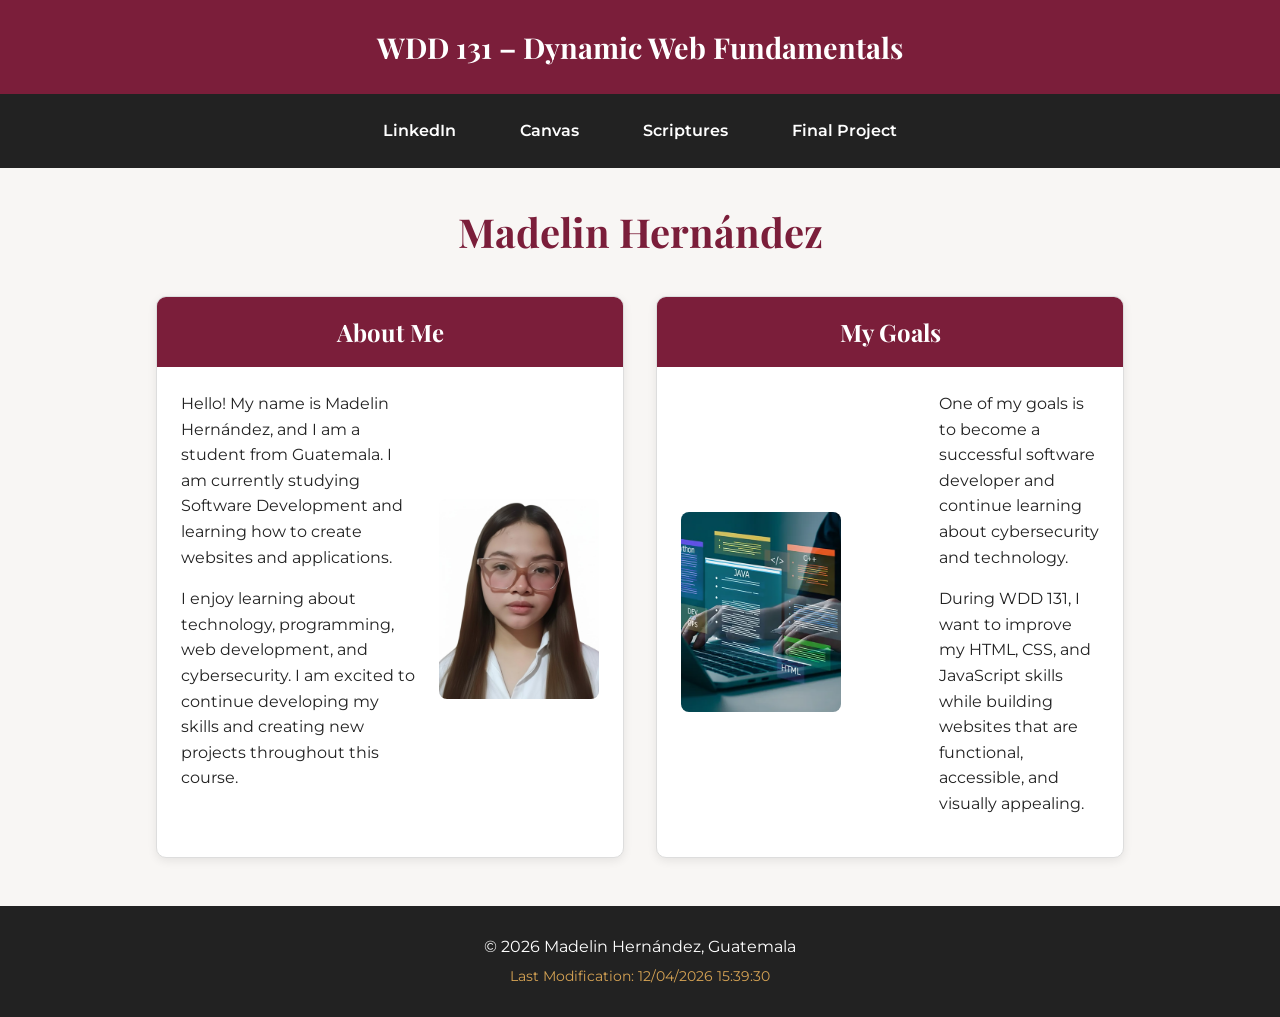
<file: index.html>
<!DOCTYPE html>
<html lang="en">
<head>
    <meta charset="UTF-8">
    <meta name="viewport" content="width=device-width, initial-scale=1.0">

    <title>WDD 131 – Dynamic Web Fundamentals – Madelin Hernández</title>

    <meta name="description" content="WDD 131 – Dynamic Web Fundamentals. Personal homepage of Madelin Hernández about web development, programming, education, and career goals.">
    <meta name="author" content="Madelin Hernández">

    <link rel="preconnect" href="https://fonts.googleapis.com">
    <link rel="preconnect" href="https://fonts.gstatic.com" crossorigin>
    <link href="https://fonts.googleapis.com/css2?family=Montserrat:wght@400;500;600;700&family=Playfair+Display:wght@600;700&display=swap"
        rel="stylesheet">

    <link rel="stylesheet" href="styles/base.css">
    <script src="scripts/getdates.js" defer></script>
</head>

<body>

    <header>
        <span id="course-title">WDD 131 – Dynamic Web Fundamentals</span>

        <nav>
            <a href="https://www.linkedin.com/" target="_blank" rel="noopener noreferrer">LinkedIn</a>
            <a href="https://byupw.instructure.com/" target="_blank" rel="noopener noreferrer">Canvas</a>
            <a href="https://www.churchofjesuschrist.org/study/scriptures" target="_blank" rel="noopener noreferrer">Scriptures</a>
            <a href="#">Final Project</a>
        </nav>
    </header>

    <main>
        <h1>Madelin Hernández</h1>

        <div class="cards">

            <section class="card">
                <h2>About Me</h2>

                <div class="card-content">
                    <div>
                        <p>
                            Hello! My name is Madelin Hernández, and I am a student from
                            Guatemala. I am currently studying Software Development and
                            learning how to create websites and applications.
                        </p>

                        <p>
                            I enjoy learning about technology, programming, web development,
                            and cybersecurity. I am excited to continue developing my skills
                            and creating new projects throughout this course.
                        </p>
                    </div>

                    <img src="images/madelin-profile.jpeg" alt="madelin-profile">
                </div>
            </section>

            <section class="card">
                <h2>My Goals</h2>

                <div class="card-content">
                    <img src="images/web-development.webp" alt="Technology and programming">

                    <div>
                        <p>
                            One of my goals is to become a successful software developer
                            and continue learning about cybersecurity and technology.
                        </p>

                        <p>
                            During WDD 131, I want to improve my HTML, CSS, and JavaScript
                            skills while building websites that are functional, accessible,
                            and visually appealing.
                        </p>
                    </div>
                </div>
            </section>

        </div>
    </main>

    <footer>
        <p>
            &copy; <span id="currentyear"></span> Madelin Hernández, Guatemala
        </p>

        <p id="lastModified"></p>
    </footer>

</body>
</html>
</file>
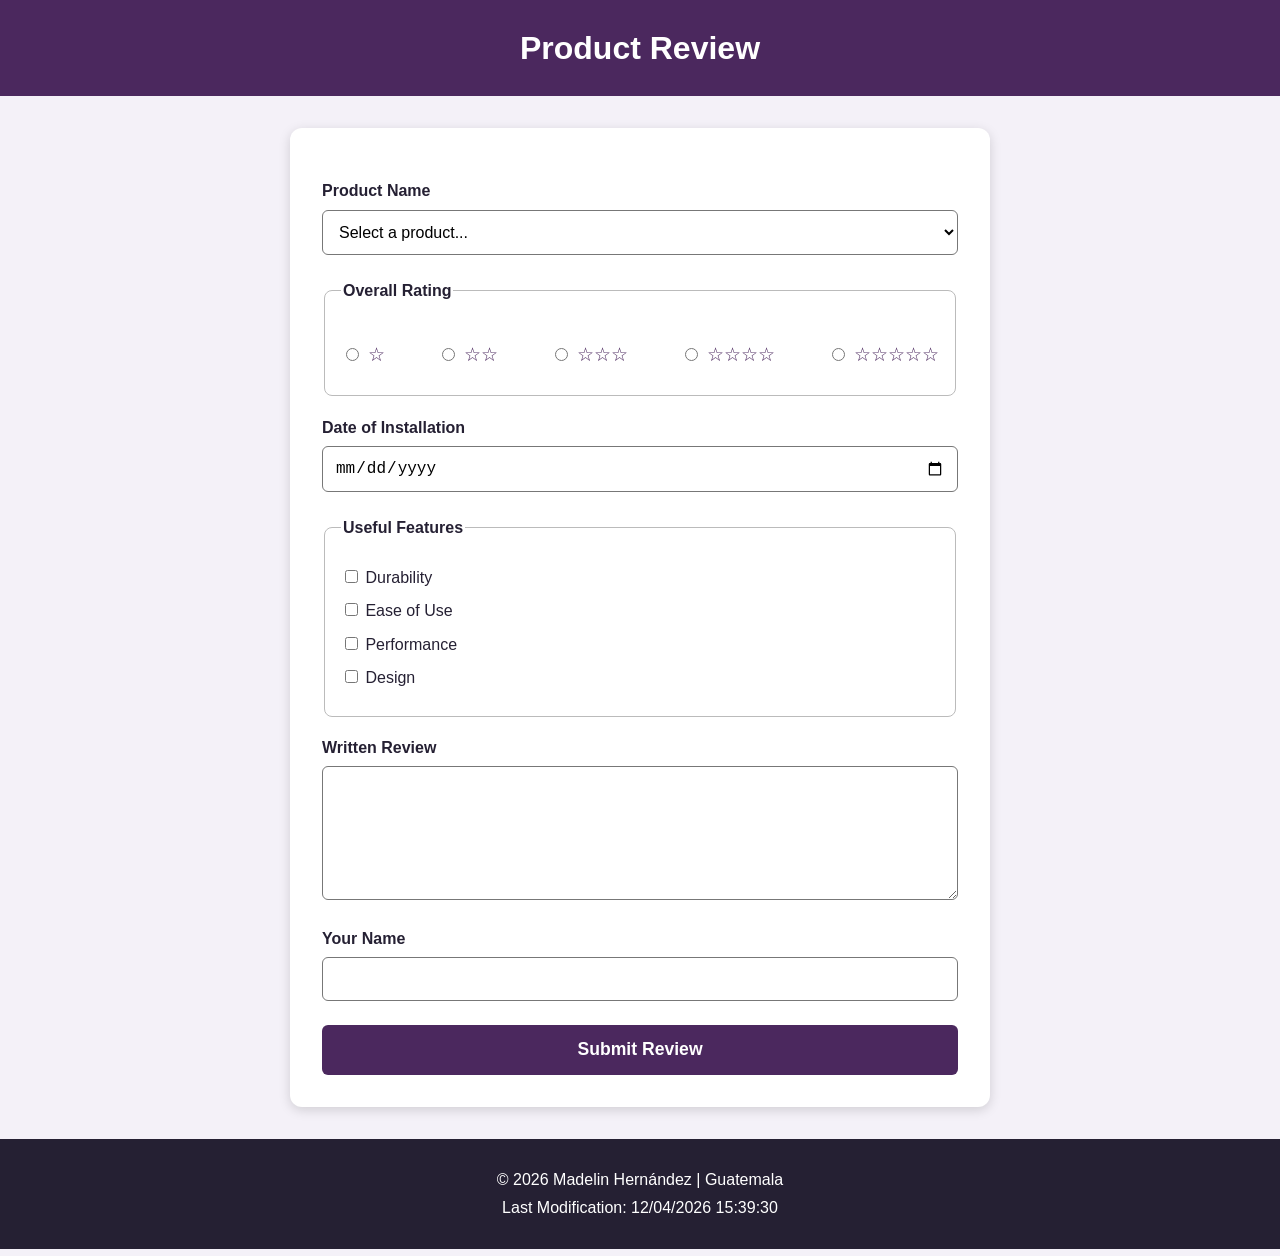
<file: form.html>
<!DOCTYPE html>
<html lang="en">
<head>
    <meta charset="UTF-8">
    <meta name="viewport" content="width=device-width, initial-scale=1.0">
    <meta name="description" content="Product review form for WDD 131">
    <meta name="author" content="Madelin Hernández">
    <title>Product Review</title>
    <link rel="stylesheet" href="styles/form.css">
    <script src="scripts/form.js" defer></script>
</head>
<body>
    <header>
        <h1>Product Review</h1>
    </header>

    <main>
        <form method="get" action="review.html">

            <label for="productName">Product Name</label>
            <select id="productName" name="productName" required>
                <option value="" disabled selected>Select a product...</option>
            </select>

            <fieldset>
                <legend>Overall Rating</legend>

                <div class="rating">
                    <label for="rating1">
                        <input type="radio" id="rating1" name="rating" value="1" required>
                        ☆
                    </label>

                    <label for="rating2">
                        <input type="radio" id="rating2" name="rating" value="2" required>
                        ☆☆
                    </label>

                    <label for="rating3">
                        <input type="radio" id="rating3" name="rating" value="3" required>
                        ☆☆☆
                    </label>

                    <label for="rating4">
                        <input type="radio" id="rating4" name="rating" value="4" required>
                        ☆☆☆☆
                    </label>

                    <label for="rating5">
                        <input type="radio" id="rating5" name="rating" value="5" required>
                        ☆☆☆☆☆
                    </label>
                </div>
            </fieldset>

            <label for="installationDate">Date of Installation</label>
            <input type="date" id="installationDate" name="installationDate" required>

            <fieldset>
                <legend>Useful Features</legend>

                <label for="durability">
                    <input type="checkbox" id="durability" name="features" value="Durability">
                    Durability
                </label>

                <label for="ease">
                    <input type="checkbox" id="ease" name="features" value="Ease of Use">
                    Ease of Use
                </label>

                <label for="performance">
                    <input type="checkbox" id="performance" name="features" value="Performance">
                    Performance
                </label>

                <label for="design">
                    <input type="checkbox" id="design" name="features" value="Design">
                    Design
                </label>
            </fieldset>

            <label for="review">Written Review</label>
            <textarea id="review" name="review" rows="6"></textarea>

            <label for="userName">Your Name</label>
            <input type="text" id="userName" name="userName">

            <input type="submit" value="Submit Review">

        </form>
    </main>

    <footer>
        <p>&copy; <span id="currentyear"></span> Madelin Hernández | Guatemala</p>
        <p id="lastModified"></p>
    </footer>
</body>
</html>
</file>
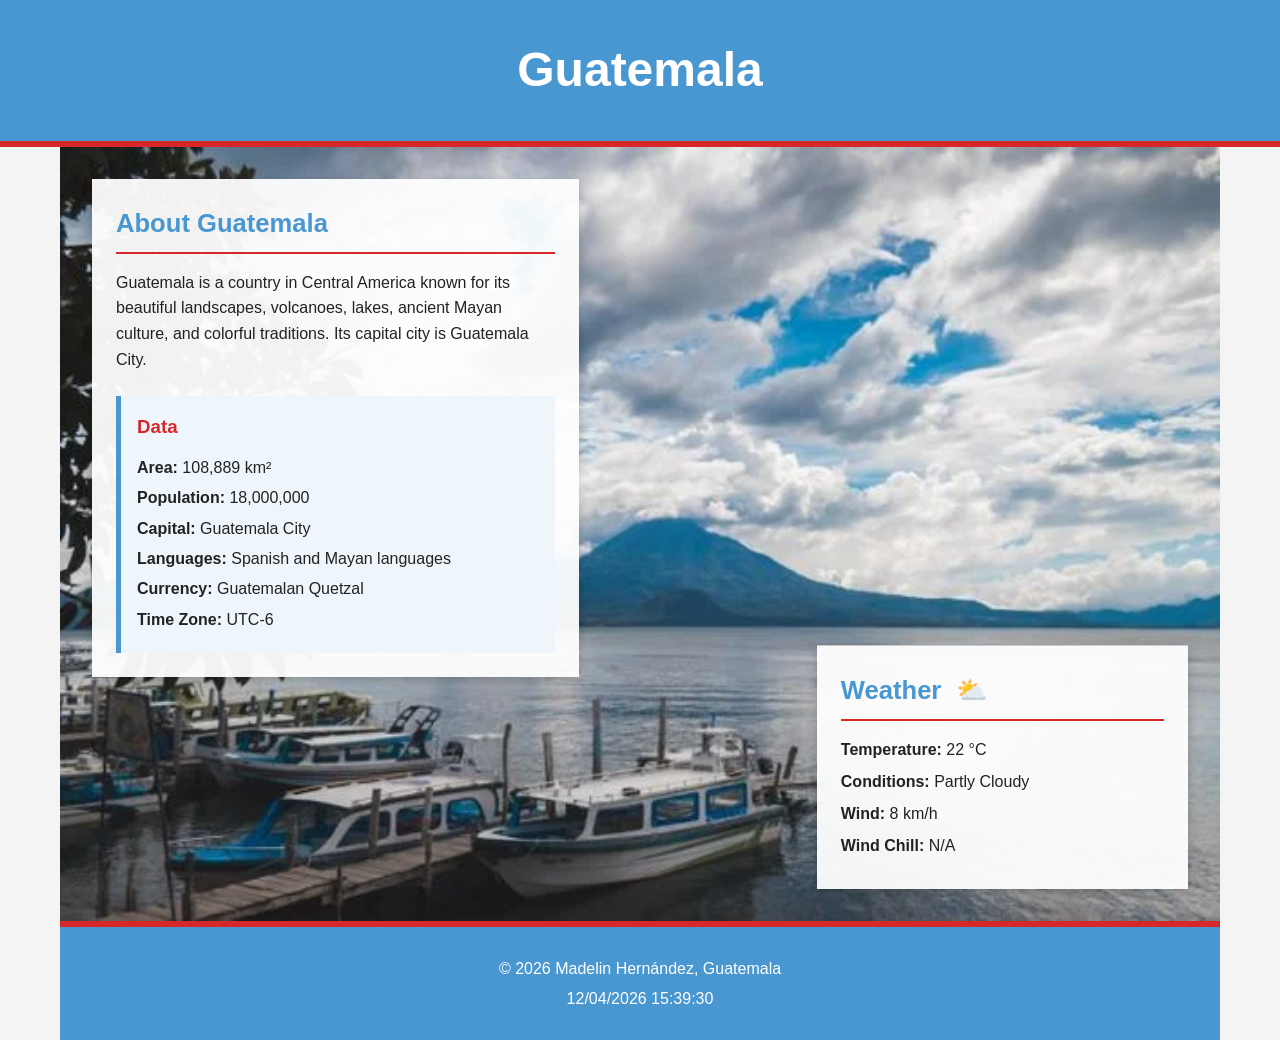
<file: place.html>
<!DOCTYPE html>
<html lang="en">
<head>
    <meta charset="UTF-8">
    <meta name="viewport" content="width=device-width, initial-scale=1.0">
    <meta name="description" content="Learn about Guatemala, its geography, culture, population, and weather.">
    <meta name="author" content="Madelin Hernández">
    <title>Guatemala | WDD 131</title>

    <link rel="stylesheet" href="styles/place.css">
    <script src="scripts/place.js" defer></script>
</head>

<body>
    <header>
        <h1>Guatemala</h1>
    </header>

    <main>
        <picture class="hero">
    <source media="(min-width: 700px)" srcset="images/guatemala-large.webp">
    <img src="images/guatemala-small.webp" alt="Beautiful landscape of Guatemala">
</picture>

        <section class="about">
            <h2>About Guatemala</h2>
            <p>
                Guatemala is a country in Central America known for its
                beautiful landscapes, volcanoes, lakes, ancient Mayan culture,
                and colorful traditions. Its capital city is Guatemala City.
            </p>

            <div class="data">
                <h3>Data</h3>
                <p><strong>Area:</strong> 108,889 km²</p>
                <p><strong>Population:</strong> 18,000,000</p>
                <p><strong>Capital:</strong> Guatemala City</p>
                <p><strong>Languages:</strong> Spanish and Mayan languages</p>
                <p><strong>Currency:</strong> Guatemalan Quetzal</p>
                <p><strong>Time Zone:</strong> UTC-6</p>
            </div>
        </section>

        <section class="weather">
            <h2>Weather</h2>

            <img class="weather-icon" src="images/weather.svg"
                alt="Partly cloudy weather">

            <div class="weather-info">
                <p><strong>Temperature:</strong> <span id="temperature">22</span> °C</p>
                <p><strong>Conditions:</strong> Partly Cloudy</p>
                <p><strong>Wind:</strong> <span id="wind-speed">8</span> km/h</p>
                <p><strong>Wind Chill:</strong> <span id="wind-chill">N/A</span></p>
            </div>
        </section>
    </main>

      <footer>
        <p>
            &copy; <span id="currentyear"></span> Madelin Hernández, Guatemala
        </p>

        <p id="lastModified"></p>
    </footer>
</body>
</html>
</file>
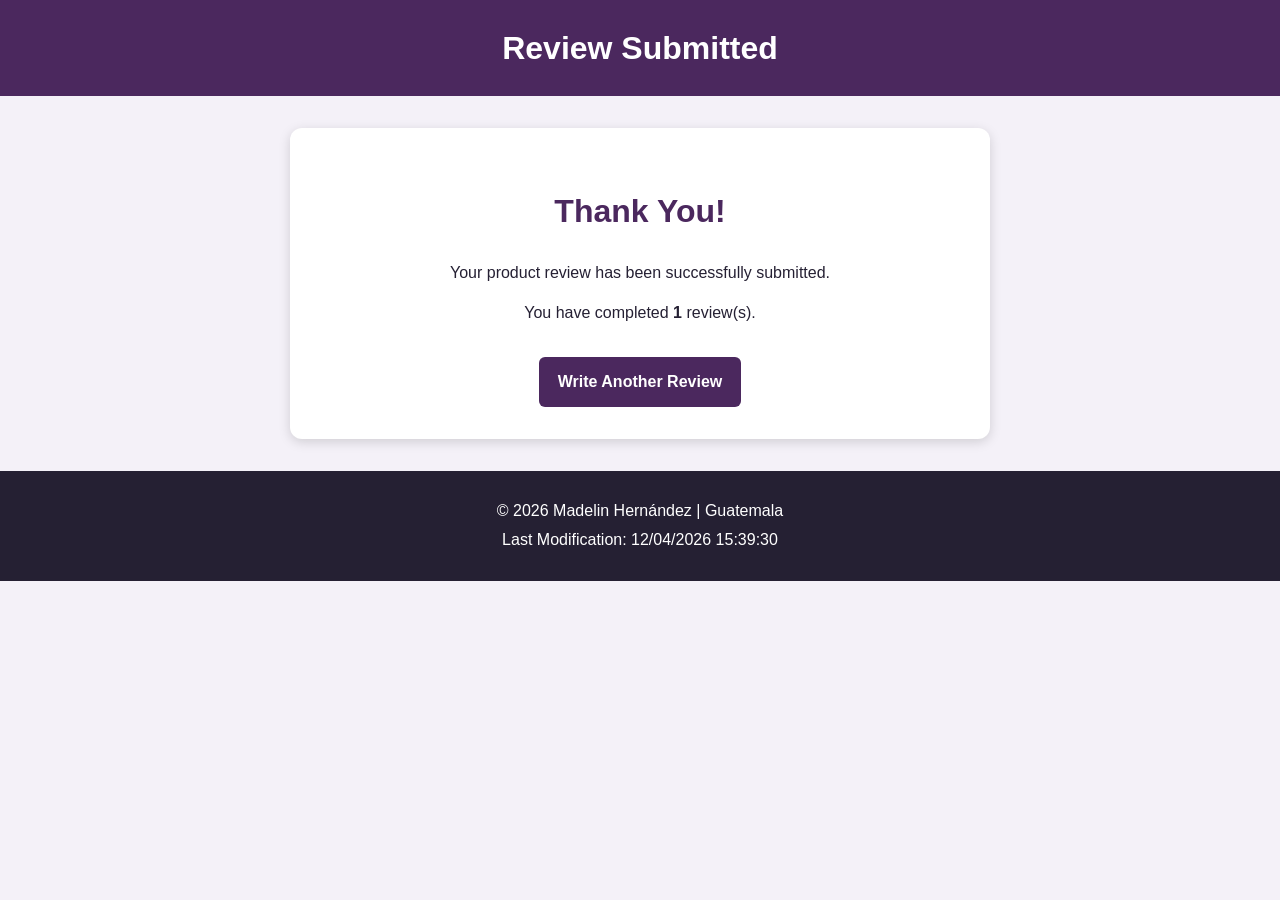
<file: review.html>
<!DOCTYPE html>
<html lang="en">
<head>
    <meta charset="UTF-8">
    <meta name="viewport" content="width=device-width, initial-scale=1.0">
    <meta name="description" content="Product review confirmation">
    <meta name="author" content="Madelin Hernández">
    <title>Review Submitted</title>
    <link rel="stylesheet" href="styles/form.css">
    <script src="scripts/form.js" defer></script>
</head>
<body>
    <header>
        <h1>Review Submitted</h1>
    </header>

    <main class="confirmation">
        <h2>Thank You!</h2>
        <p>Your product review has been successfully submitted.</p>

        <p>
            You have completed
            <strong id="reviewCount">0</strong>
            review(s).
        </p>

        <a href="form.html" class="button">Write Another Review</a>
    </main>

    <footer>
        <p>&copy; <span id="currentyear"></span> Madelin Hernández | Guatemala</p>
        <p id="lastModified"></p>
    </footer>
</body>
</html>
</file>
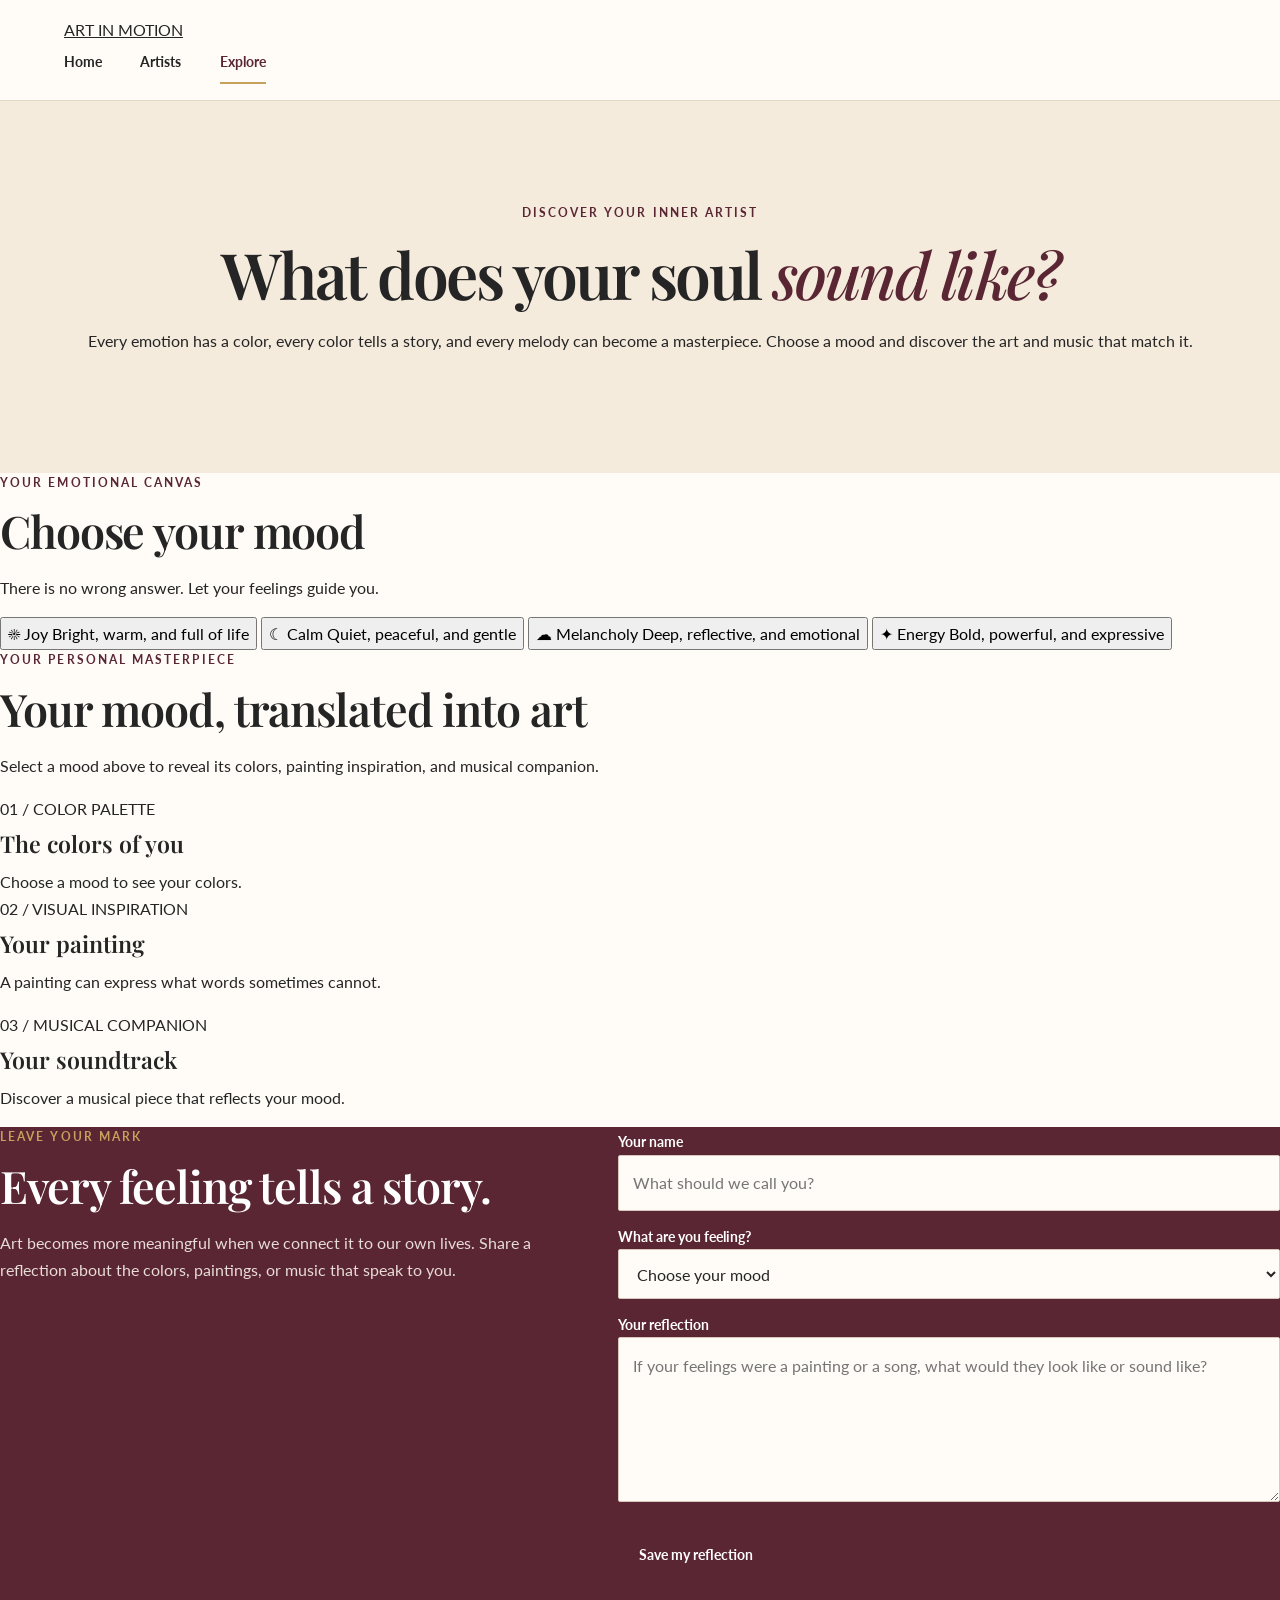
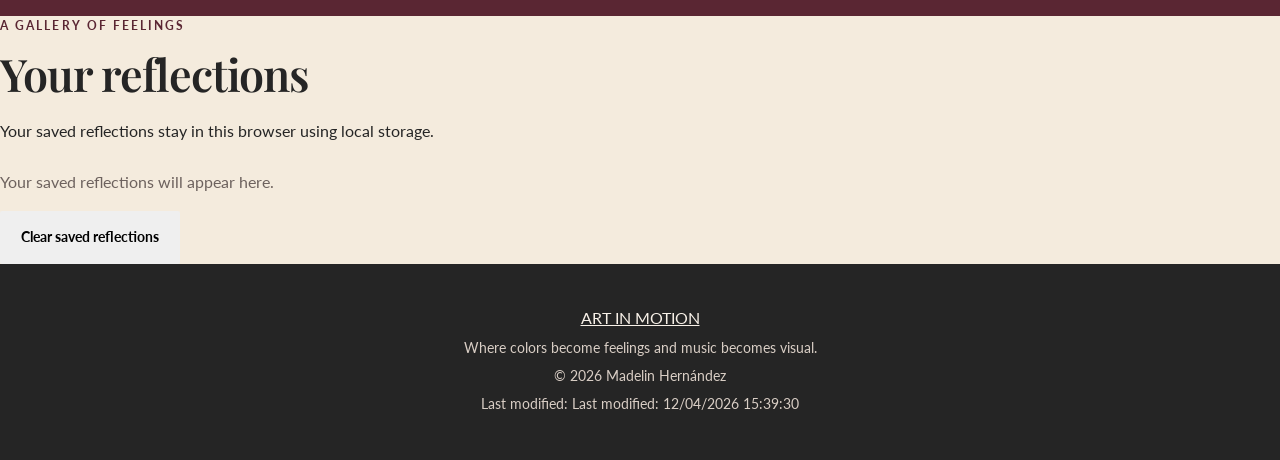
<file: project/explore.html>
<!DOCTYPE html>
<html lang="en">
<head>
    <meta charset="UTF-8">
    <meta name="viewport" content="width=device-width, initial-scale=1.0">
    <meta name="description" content="Explore the connection between painting, music, colors, and emotions with Art in Motion.">
    <meta name="author" content="Madelin Hernández">
    <title>Explore | Art in Motion</title>

    <link rel="preconnect" href="https://fonts.googleapis.com">
    <link rel="preconnect" href="https://fonts.gstatic.com" crossorigin>
    <link href="https://fonts.googleapis.com/css2?family=Lato:wght@400;700&family=Playfair+Display:wght@500;600;700&display=swap" rel="stylesheet">

    <link rel="stylesheet" href="styles/siteplan.css">
    <script src="scripts/siteplan.js" defer></script>
</head>

<body>
    <header class="site-header">
        <div class="header-inner">
            <a class="logo" href="siteplan.html" aria-label="Art in Motion home">
                ART <span>IN MOTION</span>
            </a>

            <button class="menu-toggle" aria-label="Open navigation menu"
                aria-expanded="false" aria-controls="primary-nav">
                ☰
            </button>

            <nav class="primary-nav" id="primary-nav" aria-label="Main navigation">
                <a href="siteplan.html">Home</a>
                <a href="artis.html">Artists</a>
                <a href="explore.html" class="active" aria-current="page">Explore</a>
            </nav>
        </div>
    </header>

    <main>
        <section class="page-hero explore-hero">
            <div class="page-hero-content">
                <p class="eyebrow">DISCOVER YOUR INNER ARTIST</p>
                <h1>What does your soul <em>sound like?</em></h1>
                <p>
                    Every emotion has a color, every color tells a story,
                    and every melody can become a masterpiece.
                    Choose a mood and discover the art and music that match it.
                </p>
            </div>
        </section>

        <section class="section mood-section">
            <div class="section-heading">
                <p class="eyebrow">YOUR EMOTIONAL CANVAS</p>
                <h2>Choose your mood</h2>
                <p>There is no wrong answer. Let your feelings guide you.</p>
            </div>

            <div class="mood-grid">
                <button class="mood-card" type="button" data-mood="joy">
                    <span class="mood-icon" aria-hidden="true">☀</span>
                    <span class="mood-name">Joy</span>
                    <span class="mood-description">Bright, warm, and full of life</span>
                </button>

                <button class="mood-card" type="button" data-mood="calm">
                    <span class="mood-icon" aria-hidden="true">☾</span>
                    <span class="mood-name">Calm</span>
                    <span class="mood-description">Quiet, peaceful, and gentle</span>
                </button>

                <button class="mood-card" type="button" data-mood="melancholy">
                    <span class="mood-icon" aria-hidden="true">☁</span>
                    <span class="mood-name">Melancholy</span>
                    <span class="mood-description">Deep, reflective, and emotional</span>
                </button>

                <button class="mood-card" type="button" data-mood="energy">
                    <span class="mood-icon" aria-hidden="true">✦</span>
                    <span class="mood-name">Energy</span>
                    <span class="mood-description">Bold, powerful, and expressive</span>
                </button>
            </div>
        </section>

        <section class="section discovery-section" id="discovery" aria-live="polite">
            <div class="section-heading">
                <p class="eyebrow">YOUR PERSONAL MASTERPIECE</p>
                <h2 id="result-title">Your mood, translated into art</h2>
                <p id="result-description">
                    Select a mood above to reveal its colors, painting inspiration,
                    and musical companion.
                </p>
            </div>

            <div class="discovery-grid">
                <article class="discovery-card">
                    <div class="discovery-card-content">
                        <span class="card-label">01 / COLOR PALETTE</span>
                        <h3>The colors of you</h3>
                        <div id="result-colors" class="color-palette">
                            <span class="color-placeholder">Choose a mood to see your colors.</span>
                        </div>
                    </div>
                </article>

                <article class="discovery-card">
                    <div class="discovery-card-content">
                        <span class="card-label">02 / VISUAL INSPIRATION</span>
                        <h3>Your painting</h3>
                        <p id="result-art">
                            A painting can express what words sometimes cannot.
                        </p>
                    </div>
                </article>

                <article class="discovery-card">
                    <div class="discovery-card-content">
                        <span class="card-label">03 / MUSICAL COMPANION</span>
                        <h3>Your soundtrack</h3>
                        <p id="result-music">
                            Discover a musical piece that reflects your mood.
                        </p>
                    </div>
                </article>
            </div>
        </section>

        <section class="reflection-section">
            <div class="reflection-intro">
                <p class="eyebrow">LEAVE YOUR MARK</p>
                <h2>Every feeling tells a story.</h2>
                <p>
                    Art becomes more meaningful when we connect it to our own lives.
                    Share a reflection about the colors, paintings, or music that
                    speak to you.
                </p>
            </div>

            <form id="reflection-form" class="reflection-form">
                <div class="form-group">
                    <label for="visitor-name">Your name</label>
                    <input
                        type="text"
                        id="visitor-name"
                        name="visitor-name"
                        placeholder="What should we call you?"
                        maxlength="50"
                        required
                    >
                </div>

                <div class="form-group">
                    <label for="reflection-mood">What are you feeling?</label>
                    <select id="reflection-mood" name="reflection-mood" required>
                        <option value="">Choose your mood</option>
                        <option value="Joy">Joy</option>
                        <option value="Calm">Calm</option>
                        <option value="Melancholy">Melancholy</option>
                        <option value="Energy">Energy</option>
                        <option value="Other">Something else</option>
                    </select>
                </div>

                <div class="form-group">
                    <label for="reflection-text">Your reflection</label>
                    <textarea
                        id="reflection-text"
                        name="reflection-text"
                        rows="5"
                        maxlength="500"
                        placeholder="If your feelings were a painting or a song, what would they look like or sound like?"
                        required
                    ></textarea>
                </div>

                <button class="button button-primary" type="submit">
                    Save my reflection
                </button>

                <p id="form-message" class="form-message" role="status" aria-live="polite"></p>
            </form>
        </section>

        <section class="section saved-section">
            <div class="section-heading">
                <p class="eyebrow">A GALLERY OF FEELINGS</p>
                <h2>Your reflections</h2>
                <p>Your saved reflections stay in this browser using local storage.</p>
            </div>

            <div id="saved-reflections" class="saved-reflections">
                <p class="empty-message">Your gallery is waiting for its first story.</p>
            </div>

            <button id="clear-reflections" class="button button-secondary" type="button">
                Clear saved reflections
            </button>
        </section>
    </main>

    <footer class="site-footer">
        <div class="footer-inner">
            <a class="footer-logo" href="siteplan.html">ART IN MOTION</a>
            <p>Where colors become feelings and music becomes visual.</p>
            <p>&copy; <span id="current-year"></span> Madelin Hernández</p>
            <p class="last-modified">Last modified: <span id="last-modified"></span></p>
        </div>
    </footer>
</body>
</html>
</file>
<file: styles/base.css>
:root {
    --primary-color: #7b1e3a;
    --secondary-color: #f4e8eb;
    --accent-color: #d6a354;
    --dark-color: #222222;
    --light-color: #ffffff;
    --border-color: #dddddd;
}

* {
    box-sizing: border-box;
    margin: 0;
    padding: 0;
}

body {
    font-family: "Montserrat", sans-serif;
    color: var(--dark-color);
    background-color: #f8f6f4;
    line-height: 1.6;
}

header {
    background-color: var(--primary-color);
    color: var(--light-color);
    text-align: center;
}

#course-title {
    display: block;
    padding: 1.5rem 1rem;
    font-family: "Playfair Display", serif;
    font-size: 1.8rem;
    font-weight: 700;
}

nav {
    display: flex;
    justify-content: center;
    align-items: center;
    gap: 2rem;
    padding: 1rem;
    background-color: var(--dark-color);
}

nav a {
    color: var(--light-color);
    text-decoration: none;
    font-weight: 600;
    padding: 0.5rem 1rem;
    border-radius: 5px;
    transition: background-color 0.3s ease, color 0.3s ease;
}

nav a:hover {
    background-color: var(--accent-color);
    color: var(--dark-color);
}

main {
    max-width: 1000px;
    margin: 2rem auto;
    padding: 0 1rem;
}

h1 {
    text-align: center;
    color: var(--primary-color);
    font-family: "Playfair Display", serif;
    font-size: 2.5rem;
    margin-bottom: 2rem;
}

.cards {
    display: grid;
    grid-template-columns: 1fr 1fr;
    gap: 2rem;
}

.card {
    background-color: var(--light-color);
    border: 1px solid var(--border-color);
    border-radius: 10px;
    overflow: hidden;
    box-shadow: 0 3px 10px rgba(0, 0, 0, 0.08);
}

.card h2 {
    background-color: var(--primary-color);
    color: var(--light-color);
    text-align: center;
    padding: 1rem;
    font-family: "Playfair Display", serif;
}

.card-content {
    display: grid;
    grid-template-columns: 1fr 160px;
    gap: 1.5rem;
    align-items: center;
    padding: 1.5rem;
}

.card-content img {
    width: 100%;
    max-width: 160px;
    height: 200px;
    object-fit: cover;
    border-radius: 8px;
}

.card p {
    margin-bottom: 1rem;
}

footer {
    background-color: var(--dark-color);
    color: var(--light-color);
    text-align: center;
    padding: 1.5rem;
    margin-top: 3rem;
}

footer p {
    margin: 0.3rem;
}

#lastModified {
    color: var(--accent-color);
    font-size: 0.9rem;
}

@media screen and (max-width: 700px) {

    nav {
        flex-direction: column;
        gap: 0.5rem;
    }

    .cards {
        grid-template-columns: 1fr;
    }

    .card-content {
        grid-template-columns: 1fr;
    }

    .card-content img {
        max-width: 250px;
        height: 250px;
        margin: 0 auto;
    }

    #course-title {
        font-size: 1.4rem;
    }

    h1 {
        font-size: 2rem;
    }
}
</file>
<file: styles/form.css>
* {
    box-sizing: border-box;
}

body {
    margin: 0;
    font-family: Arial, Helvetica, sans-serif;
    background-color: #f4f1f8;
    color: #252033;
    line-height: 1.5;
}

header {
    background-color: #4b285e;
    color: white;
    text-align: center;
    padding: 1.5rem;
}

header h1 {
    margin: 0;
    font-size: 2rem;
}

main {
    max-width: 700px;
    margin: 2rem auto;
    padding: 0 1rem;
}

form {
    background-color: white;
    padding: 1.5rem;
    border-radius: 12px;
    box-shadow: 0 3px 12px rgba(0, 0, 0, 0.15);
}

label,
legend {
    font-weight: bold;
}

form > label {
    display: block;
    margin-top: 1.2rem;
    margin-bottom: 0.4rem;
}

select,
input[type="date"],
input[type="text"],
textarea {
    width: 100%;
    padding: 0.75rem;
    border: 1px solid #777;
    border-radius: 6px;
    font-size: 1rem;
    background-color: white;
}

textarea {
    resize: vertical;
}

fieldset {
    border: 1px solid #bbb;
    border-radius: 8px;
    margin-top: 1.5rem;
    padding: 1rem;
}

fieldset label {
    display: block;
    margin: 0.6rem 0;
    font-weight: normal;
}

.rating {
    display: flex;
    flex-wrap: wrap;
    gap: 0.8rem;
    margin-top: 0.8rem;
}

.rating label {
    font-size: 1.2rem;
    color: #4b285e;
}

.rating input {
    margin-right: 0.2rem;
}

input[type="checkbox"],
input[type="radio"] {
    width: auto;
    accent-color: #4b285e;
}

input[type="submit"] {
    width: 100%;
    margin-top: 1.5rem;
    padding: 0.9rem;
    border: none;
    border-radius: 6px;
    background-color: #4b285e;
    color: white;
    font-size: 1.1rem;
    font-weight: bold;
    cursor: pointer;
}

input[type="submit"]:hover {
    background-color: #351b43;
}

input:focus,
select:focus,
textarea:focus {
    outline: 3px solid #c49ad8;
    border-color: #4b285e;
}

.confirmation {
    background-color: white;
    padding: 2rem;
    border-radius: 12px;
    box-shadow: 0 3px 12px rgba(0, 0, 0, 0.15);
    text-align: center;
}

.confirmation h2 {
    color: #4b285e;
    font-size: 2rem;
}

.button {
    display: inline-block;
    margin-top: 1rem;
    padding: 0.8rem 1.2rem;
    background-color: #4b285e;
    color: white;
    text-decoration: none;
    border-radius: 6px;
    font-weight: bold;
}

.button:hover {
    background-color: #351b43;
}

footer {
    margin-top: 2rem;
    padding: 1.5rem;
    background-color: #252033;
    color: white;
    text-align: center;
}

footer p {
    margin: 0.3rem;
}

@media screen and (min-width: 600px) {
    main {
        padding: 0;
    }

    form {
        padding: 2rem;
    }

    .rating {
        justify-content: space-between;
    }
}
</file>
<file: styles/place.css>
:root {
    --primary-color: #4997d0;
    --secondary-color: #ffffff;
    --accent-color: #d62828;
    --text-color: #222222;
    --light-background: #f4f4f4;
    --border-color: #cccccc;
    --max-width: 1160px;
}

* {
    box-sizing: border-box;
    margin: 0;
    padding: 0;
}

body {
    font-family: Arial, Helvetica, sans-serif;
    color: var(--text-color);
    background-color: var(--light-background);
    line-height: 1.6;
}

header {
    background-color: var(--primary-color);
    color: var(--secondary-color);
    text-align: center;
    padding: 1.5rem;
    border-bottom: 6px solid var(--accent-color);
}

header h1 {
    font-size: 2.2rem;
}

main {
    max-width: var(--max-width);
    margin: 0 auto;
    background-color: var(--secondary-color);
}

.hero {
    display: block;
    width: 100%;
}

.hero img {
    display: block;
    width: 100%;
    height: auto;
}

section {
    padding: 1.5rem;
}

section h2 {
    color: var(--primary-color);
    font-size: 1.8rem;
    margin-bottom: 1rem;
    border-bottom: 2px solid var(--accent-color);
    padding-bottom: 0.5rem;
}

.about p {
    margin-bottom: 1rem;
}

.data {
    margin-top: 1.5rem;
    padding: 1rem;
    background-color: #eef6fb;
    border-left: 5px solid var(--primary-color);
}

.data h3 {
    margin-bottom: 0.8rem;
    color: var(--accent-color);
}

.data p {
    margin-bottom: 0.3rem;
}

.weather {
    background-color: #f8f8f8;
    border-top: 1px solid var(--border-color);
}

.weather-icon {
    display: block;
    width: 80px;
    height: 80px;
    margin: 0 auto 1rem;
}

.weather-info p {
    margin-bottom: 0.4rem;
}

footer {
    max-width: var(--max-width);
    margin: 0 auto;
    background-color: var(--primary-color);
    color: var(--secondary-color);
    text-align: center;
    padding: 1.5rem;
    border-top: 6px solid var(--accent-color);
}

footer p {
    margin: 0.3rem;
}

/* Wide screen layout */
@media screen and (min-width: 700px) {

    header {
        padding: 2rem;
    }

    header h1 {
        font-size: 3rem;
    }

    main {
        position: relative;
    }

    .hero img {
        min-height: 550px;
        object-fit: cover;
    }

    .about {
        position: absolute;
        top: 2rem;
        left: 2rem;
        width: 45%;
        background-color: rgba(255, 255, 255, 0.94);
        box-shadow: 0 3px 10px rgba(0, 0, 0, 0.2);
    }

    .weather {
        position: absolute;
        bottom: 2rem;
        right: 2rem;
        width: 35%;
        background-color: rgba(255, 255, 255, 0.94);
        box-shadow: 0 3px 10px rgba(0, 0, 0, 0.2);
    }

    .weather h2::after {
        content: " ⛅";
        margin-left: 0.5rem;
    }

    .weather-icon {
        display: none;
    }

    section h2 {
        font-size: 1.6rem;
    }
}

@media screen and (min-width: 1100px) {

    .about {
        width: 42%;
    }

    .weather {
        width: 32%;
    }
}
</file>
<file: project/styles/siteplan.css>
:root {
  --burgundy: #5A2633;
  --burgundy-dark: #3E1822;
  --cream: #F4EBDD;
  --paper: #FFFCF7;
  --gold: #C6A15B;
  --charcoal: #252525;
  --muted: #6D625E;
  --line: #E3D7C7;
  --white: #FFFFFF;
  --shadow: 0 18px 50px rgba(37, 37, 37, 0.09);
  --heading-font: "Playfair Display", Georgia, serif;
  --body-font: "Lato", Arial, sans-serif;
}

* { box-sizing: border-box; }

html { scroll-behavior: smooth; }

body {
  margin: 0;
  color: var(--charcoal);
  background: var(--paper);
  font-family: var(--body-font);
  line-height: 1.7;
}

img { display: block; max-width: 100%; height: auto; }
a { color: inherit; }
button, input, select, textarea { font: inherit; }

:focus-visible {
  outline: 3px solid var(--gold);
  outline-offset: 4px;
}

.skip-link {
  position: absolute;
  left: 1rem;
  top: -5rem;
  z-index: 100;
  padding: .7rem 1rem;
  background: var(--charcoal);
  color: var(--white);
}

.skip-link:focus { top: 1rem; }

.site-header {
  min-height: 84px;
  display: flex;
  align-items: center;
  justify-content: space-between;
  gap: 2rem;
  padding: 1rem clamp(1.2rem, 5vw, 5rem);
  background: var(--paper);
  border-bottom: 1px solid var(--line);
}

.brand {
  color: var(--burgundy);
  font-weight: 700;
  letter-spacing: .13em;
  text-decoration: none;
  font-size: 1.05rem;
  white-space: nowrap;
}

.brand span {
  color: var(--gold);
  font-family: var(--heading-font);
  font-style: italic;
}

.primary-nav {
  display: flex;
  align-items: center;
  gap: clamp(1rem, 3vw, 2.5rem);
}

.primary-nav a {
  text-decoration: none;
  font-size: .9rem;
  font-weight: 700;
  padding: .45rem 0;
  border-bottom: 2px solid transparent;
}

.primary-nav a:hover,
.primary-nav a[aria-current="page"] {
  color: var(--burgundy);
  border-color: var(--gold);
}

.menu-toggle {
  display: none;
  border: 1px solid var(--line);
  background: transparent;
  border-radius: 4px;
  padding: .65rem;
  cursor: pointer;
}

.menu-toggle span {
  display: block;
  width: 23px;
  height: 2px;
  margin: 4px 0;
  background: var(--burgundy);
}

.hero {
  display: grid;
  grid-template-columns: minmax(0, 1.05fr) minmax(300px, .95fr);
  align-items: center;
  gap: clamp(2rem, 5vw, 5rem);
  padding: clamp(3rem, 7vw, 7rem) clamp(1.2rem, 7vw, 7rem);
  background: var(--cream);
}

.hero-content { max-width: 690px; }

.eyebrow {
  margin: 0 0 .8rem;
  color: var(--burgundy);
  text-transform: uppercase;
  letter-spacing: .18em;
  font-size: .72rem;
  font-weight: 700;
}

h1, h2, h3 {
  font-family: var(--heading-font);
  font-weight: 600;
  line-height: 1.18;
}

h1 {
  margin: 0 0 1.3rem;
  font-size: clamp(2.65rem, 5.4vw, 5.2rem);
  letter-spacing: -.04em;
}

h1 em, .page-hero h1 em {
  color: var(--burgundy);
  font-weight: 500;
}

h2 {
  margin: 0 0 1rem;
  font-size: clamp(2rem, 3.5vw, 3.2rem);
  letter-spacing: -.025em;
}

h3 { margin: .5rem 0 .65rem; font-size: 1.45rem; }
p { margin-top: 0; }

.hero-description {
  max-width: 590px;
  color: #514744;
  font-size: 1.08rem;
}

.hero-actions {
  display: flex;
  align-items: center;
  flex-wrap: wrap;
  gap: 1.3rem;
  margin-top: 2rem;
}

.button {
  display: inline-flex;
  align-items: center;
  justify-content: center;
  min-height: 48px;
  padding: .8rem 1.25rem;
  border: 1px solid transparent;
  border-radius: 2px;
  text-decoration: none;
  font-weight: 700;
  font-size: .9rem;
  cursor: pointer;
  transition: transform .2s ease, background .2s ease, color .2s ease;
}

.button:hover { transform: translateY(-2px); }
.button-primary { background: var(--burgundy); color: var(--white); }
.button-primary:hover { background: var(--burgundy-dark); }

.button-outline {
  color: var(--burgundy);
  border-color: var(--burgundy);
  background: transparent;
}

.button-outline:hover { background: var(--burgundy); color: var(--white); }
.button-small { min-height: 40px; padding: .55rem .85rem; }

.text-link {
  color: var(--burgundy);
  text-decoration: none;
  font-weight: 700;
}

.text-link:hover { text-decoration: underline; text-underline-offset: 4px; }

.hero-art { margin: 0; }

.hero-art img {
  width: 100%;
  height: min(66vw, 610px);
  object-fit: cover;
  box-shadow: var(--shadow);
}

.hero-art figcaption {
  margin-top: .75rem;
  color: var(--muted);
  font-size: .82rem;
  font-style: italic;
}

.section-padding { padding: clamp(3.5rem, 7vw, 7rem) clamp(1.2rem, 7vw, 7rem); }

.intro { text-align: center; }
.intro h2, .comparison h2 { max-width: 780px; margin-inline: auto; }

.section-intro {
  max-width: 760px;
  margin: 0 auto 3rem;
  color: var(--muted);
}

.experience-grid {
  display: grid;
  grid-template-columns: repeat(3, minmax(0, 1fr));
  gap: 1.4rem;
  text-align: left;
}

.experience-card {
  background: var(--white);
  border: 1px solid var(--line);
  box-shadow: 0 10px 35px rgba(37, 37, 37, .04);
}

.experience-card img {
  width: 100%;
  height: 250px;
  object-fit: cover;
}

.card-copy { padding: 1.4rem; }
.card-copy p { margin-bottom: 0; color: var(--muted); }

.card-number, .detail-label {
  color: var(--burgundy);
  font-size: .7rem;
  font-weight: 700;
  letter-spacing: .16em;
}

.featured-artist {
  display: grid;
  grid-template-columns: 1fr 1fr;
  gap: clamp(2rem, 6vw, 6rem);
  align-items: center;
  background: var(--burgundy);
  color: var(--white);
}

.featured-image img {
  width: 100%;
  max-height: 580px;
  object-fit: cover;
}

.featured-copy .eyebrow { color: var(--gold); }
.featured-copy h2 { font-size: clamp(2.4rem, 4vw, 4rem); }
.featured-copy p { color: #F5EDE5; }

.artist-quote {
  font-family: var(--heading-font);
  font-size: 1.4rem;
  font-style: italic;
  color: var(--gold) !important;
}

.featured-copy .button-outline {
  border-color: var(--gold);
  color: var(--white);
  margin-top: .6rem;
}

.featured-copy .button-outline:hover {
  background: var(--gold);
  color: var(--charcoal);
}

.explore-banner { text-align: center; background: var(--cream); }
.explore-banner h2 { max-width: 760px; margin-inline: auto; }

.explore-banner > p:not(.eyebrow) {
  max-width: 650px;
  margin: 0 auto 1.5rem;
  color: var(--muted);
}

.site-footer {
  text-align: center;
  padding: 2.5rem 1.2rem;
  background: var(--charcoal);
  color: #F8F1E8;
}

.footer-brand { display: inline-block; color: var(--white); margin-bottom: .8rem; }

.site-footer p {
  margin: .3rem 0;
  font-size: .86rem;
  color: #D9CEC5;
}

.site-footer .footer-credit { margin-top: 1.2rem; }

.page-hero {
  padding: clamp(3.5rem, 8vw, 7rem) 1.2rem;
  text-align: center;
  background: var(--cream);
}

.page-hero h1 {
  max-width: 900px;
  margin: 0 auto 1rem;
  font-size: clamp(2.5rem, 5vw, 4.7rem);
}

.page-hero > p:last-child {
  max-width: 720px;
  margin: 0 auto;
  color: var(--muted);
  font-size: 1.05rem;
}

.artist-feature {
  display: grid;
  grid-template-columns: .85fr 1.15fr;
  gap: clamp(2rem, 6vw, 6rem);
  align-items: center;
}

.artist-feature-reverse {
  background: var(--cream);
  grid-template-columns: 1.15fr .85fr;
}

.artist-feature-reverse .artist-image { order: 2; }

.artist-image img {
  width: 100%;
  height: 520px;
  object-fit: cover;
}

.artist-text h2 { font-size: clamp(2.2rem, 4vw, 3.6rem); }
.artist-subtitle { color: var(--burgundy); font-weight: 700; font-size: .9rem; }

.artist-text > p:not(.eyebrow):not(.artist-subtitle) { color: var(--muted); }

.insight-note {
  padding: 1.1rem 1.2rem;
  margin-top: 1.5rem;
  border-left: 3px solid var(--gold);
  background: var(--cream);
}

.artist-feature-reverse .insight-note { background: var(--paper); }
.comparison { text-align: center; }

.comparison-grid {
  display: grid;
  grid-template-columns: repeat(3, 1fr);
  gap: 1.5rem;
  margin: 2.5rem 0;
  text-align: left;
}

.comparison-grid article { padding: 1.6rem; border: 1px solid var(--line); }
.comparison-symbol { color: var(--gold); font-size: 2rem; }
.comparison-grid p, .small-note { color: var(--muted); font-size: .92rem; }

.comparison > .small-note { max-width: 750px; margin: 0 auto 1.5rem; }

.mood-explorer {
  display: grid;
  grid-template-columns: .8fr 1.2fr;
  gap: 2rem;
  align-items: start;
}

.mood-panel, .mood-result {
  padding: clamp(1.5rem, 4vw, 3rem);
  border: 1px solid var(--line);
  background: var(--white);
}

.mood-panel h2, .mood-result h2 { font-size: clamp(1.8rem, 3vw, 2.6rem); }

.mood-options {
  display: grid;
  grid-template-columns: 1fr 1fr;
  gap: .7rem;
  margin-top: 1.5rem;
}

.mood-button {
  padding: .8rem;
  border: 1px solid var(--line);
  background: var(--paper);
  color: var(--charcoal);
  cursor: pointer;
  font-weight: 700;
}

.mood-button:hover, .mood-button[aria-pressed="true"] {
  background: var(--burgundy);
  color: var(--white);
  border-color: var(--burgundy);
}

.mood-result { min-height: 340px; background: var(--cream); }

.result-details {
  display: grid;
  grid-template-columns: 1fr;
  gap: .9rem;
  margin-top: 1.5rem;
}

.result-details > div { padding-top: .8rem; border-top: 1px solid var(--line); }
.result-details p { margin: .3rem 0 0; }

.reflection-section {
  display: grid;
  grid-template-columns: .9fr 1.1fr;
  gap: clamp(2rem, 6vw, 6rem);
  background: var(--burgundy);
  color: var(--white);
}

.reflection-intro .eyebrow { color: var(--gold); }
.reflection-intro p:not(.eyebrow) { color: #E8DCD6; }

.reflection-form { display: grid; gap: .65rem; }
.reflection-form label { font-weight: 700; font-size: .9rem; }

.reflection-form input,
.reflection-form select,
.reflection-form textarea {
  width: 100%;
  padding: .85rem;
  border: 1px solid #D9C7BE;
  border-radius: 2px;
  background: var(--paper);
  color: var(--charcoal);
}

.reflection-form textarea { resize: vertical; }
.reflection-form .button { justify-self: start; margin-top: .6rem; }
.form-message { min-height: 1.5rem; margin: 0; color: #FFE5A7; }

.saved-section { background: var(--cream); }

.saved-heading {
  display: flex;
  justify-content: space-between;
  align-items: center;
  gap: 1rem;
}

.saved-heading h2 { margin-bottom: 0; }

.saved-reflections {
  display: grid;
  grid-template-columns: repeat(2, minmax(0, 1fr));
  gap: 1rem;
  margin-top: 1.5rem;
}

.reflection-card {
  padding: 1.3rem;
  background: var(--white);
  border: 1px solid var(--line);
  overflow-wrap: anywhere;
}

.reflection-card h3 { font-size: 1.15rem; }
.reflection-card p { margin-bottom: .5rem; }
.reflection-card .reflection-date { color: var(--muted); font-size: .8rem; }
.empty-state { color: var(--muted); }

/* Site plan */
.siteplan-content { max-width: 1050px; margin-inline: auto; }
.siteplan-content section { padding: 1.5rem 0; border-bottom: 1px solid var(--line); }
.siteplan-content h1 { color: var(--burgundy); }
.siteplan-content h2 { font-size: clamp(1.6rem, 3vw, 2.2rem); }
.siteplan-content p, .siteplan-content li { color: var(--muted); }

.siteplan-colors {
  display: grid;
  grid-template-columns: repeat(4, minmax(0, 1fr));
  gap: .8rem;
}

.palette-swatch {
  min-height: 170px;
  padding: 1rem;
  display: flex;
  flex-direction: column;
  gap: .3rem;
  border: 1px solid var(--line);
}

.palette-swatch p { margin: .4rem 0 0; font-size: .85rem; }
.swatch-burgundy { background: var(--burgundy); color: white; }
.swatch-burgundy p { color: #F5EDE5; }
.swatch-cream { background: var(--cream); color: var(--charcoal); }
.swatch-gold { background: var(--gold); color: var(--charcoal); }
.swatch-charcoal { background: var(--charcoal); color: white; }
.swatch-charcoal p { color: #E0D8D0; }
.font-sample-heading { font-family: var(--heading-font); }
.font-sample-body { font-family: var(--body-font); }

@media (max-width: 850px) {
  .hero { grid-template-columns: 1fr 1fr; padding-inline: 1.5rem; }
  .experience-grid { grid-template-columns: repeat(2, minmax(0, 1fr)); }
  .experience-card:last-child { grid-column: 1 / -1; }
  .artist-feature, .artist-feature-reverse { grid-template-columns: 1fr 1fr; }
  .artist-image img { height: 430px; }
  .mood-explorer { grid-template-columns: 1fr; }
  .reflection-section { grid-template-columns: 1fr; }
}

@media (max-width: 600px) {
  .site-header { min-height: 72px; padding: .8rem 1rem; flex-wrap: wrap; }
  .menu-toggle { display: block; }

  .primary-nav {
    display: none;
    width: 100%;
    flex-direction: column;
    align-items: stretch;
    gap: 0;
    padding-top: .5rem;
  }

  .primary-nav.is-open { display: flex; }
  .primary-nav a { padding: .8rem .2rem; border-bottom: 1px solid var(--line); }

  .hero { grid-template-columns: 1fr; gap: 2rem; padding: 3rem 1.2rem; }
  h1 { font-size: clamp(2.5rem, 12vw, 4rem); }
  .hero-art img { height: 340px; }
  .section-padding { padding: 3.5rem 1.2rem; }

  .experience-grid, .comparison-grid, .saved-reflections { grid-template-columns: 1fr; }
  .experience-card:last-child { grid-column: auto; }
  .experience-card img { height: 230px; }

  .featured-artist, .artist-feature, .artist-feature-reverse { grid-template-columns: 1fr; }
  .artist-feature-reverse .artist-image { order: 0; }
  .featured-image img, .artist-image img { height: 320px; }

  .page-hero { padding: 3.5rem 1.2rem; }
  .mood-panel, .mood-result { padding: 1.3rem; }
  .mood-options { grid-template-columns: 1fr 1fr; }
  .saved-heading { align-items: flex-start; }
  .siteplan-colors { grid-template-columns: repeat(2, minmax(0, 1fr)); }
}

@media (orientation: landscape) and (max-height: 500px) and (max-width: 900px) {
  .hero { grid-template-columns: 1fr 1fr; padding-block: 2rem; }
  .hero-art img { height: 260px; }
  h1 { font-size: 2.6rem; }
}

@media (prefers-reduced-motion: reduce) {
  html { scroll-behavior: auto; }
  *, *::before, *::after { transition-duration: .01ms !important; animation-duration: .01ms !important; }
}
</file>
